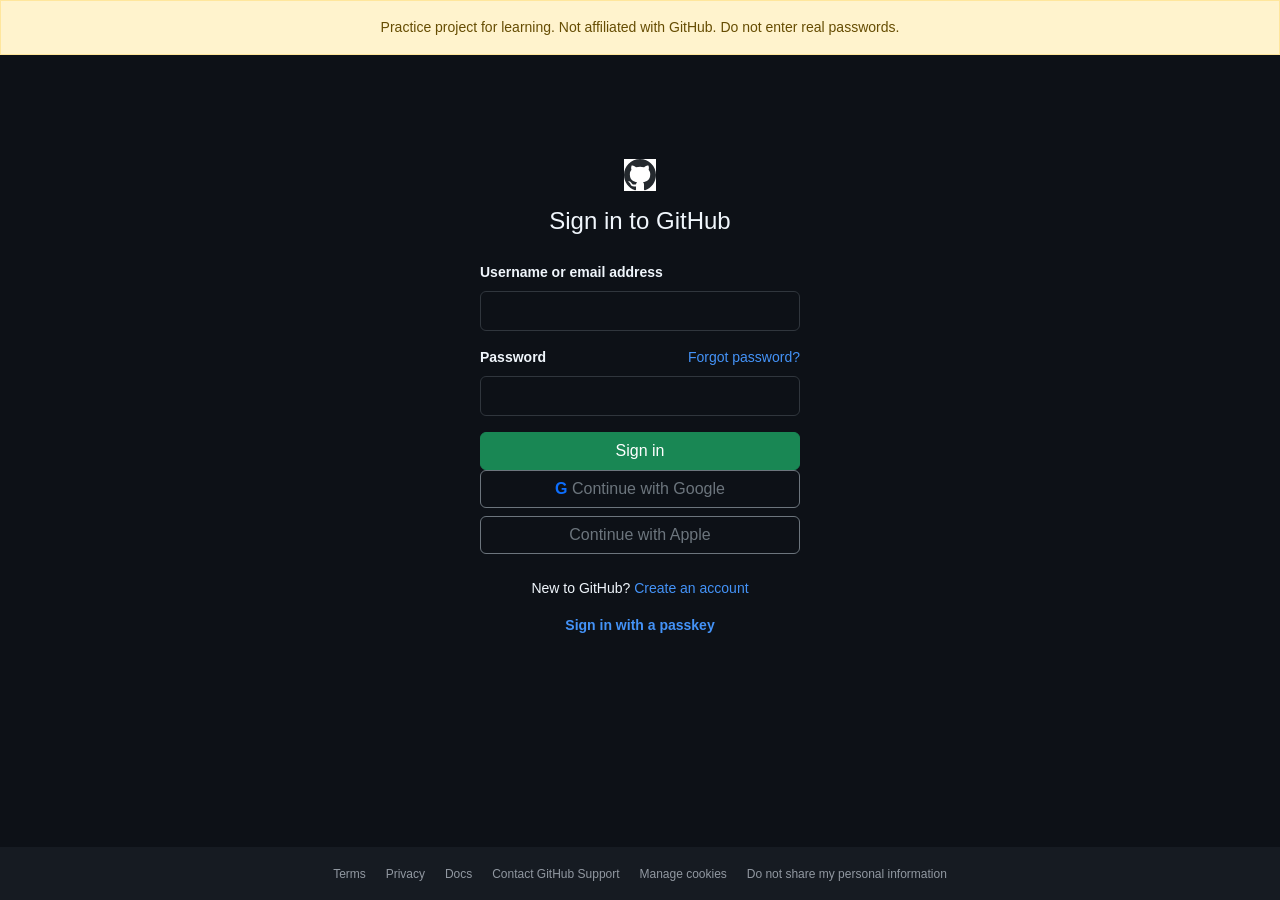
<file: index.html>
<!DOCTYPE html>
<html lang="en">
<head>
  <meta charset="UTF-8">
  <meta name="viewport" content="width=device-width, initial-scale=1">
  <title>Sign in to GitHub</title>
  <link href="https://cdn.jsdelivr.net/npm/bootstrap@5.0.2/dist/css/bootstrap.min.css" rel="stylesheet" integrity="sha384-EVSTQN3/azprG1Anm3QDgpJLIm9Nao0Yz1ztcQTwFspd3yD65VohhpuuCOmLASjC" crossorigin="anonymous">
  <link href="style.css" rel="stylesheet">
  <link rel="icon" href="[data-uri]">
  <div class="alert alert-warning text-center rounded-0 mb-0 small">
       Practice project for learning. Not affiliated with GitHub. Do not enter real passwords.
     </div> 
</head>
<body class="d-flex flex-column min-vh-100">
  <main class="flex-grow-1 d-flex justify-content-center">
    <div class="signin-box">
      <div class="text-center mb-3">
        <svg width="48" height="48" viewBox="0 0 16 16" fill="#fff" aria-label="GitHub">
        </svg>
      </div>
      <div class="text-center mb-3">
<img src="[data-uri]" alt="Logo" width="32" height="32">
</div>
      <h1 class="h4 text-center fw-normal mb-4">Sign in to GitHub</h1>

      <form>
        <div class="mb-3">
          <label for="login" class="form-label fw-semibold small">Username or email address</label>
          <input type="text" class="form-control" id="login">
        </div>

        <div class="mb-3">
          <div class="d-flex justify-content-between">
            <label for="password" class="form-label fw-semibold small">Password</label>
            <a href="#" class="small gh-link text-decoration-none">Forgot password?</a>
          </div>
          <input type="password" class="form-control" id="password">
        </div>
        <button type="submit" class="btn btn-success w-100">Sign in</button>
<button type="button" class="btn btn-outline-secondary w-100 mb-2">
  <b class="text-primary">G</b> Continue with Google
</button>
<button type="button" class="btn btn-outline-secondary w-100">
  Continue with Apple
</button>
      <p class="text-center small mt-4 mb-3">
        New to GitHub?
        <a href="signup.html" class="gh-link text-decoration-none">
          Create an account
        </a>
      </p>

      <p class="text-center small">
        <a href="#" class="gh-link text-decoration-none fw-semibold">
          Sign in with a passkey
        </a>
      </p>
    </div>
  </main>

  <footer class="gh-footer py-3">
    <ul class="list-inline text-center small mb-0">
      <li class="list-inline-item mx-2"><a href="#">Terms</a></li>
      <li class="list-inline-item mx-2"><a href="#">Privacy</a></li>
      <li class="list-inline-item mx-2"><a href="#">Docs</a></li>
      <li class="list-inline-item mx-2"><a href="#">Contact GitHub Support</a></li>
      <li class="list-inline-item mx-2"><a href="#">Manage cookies</a></li>
      <li class="list-inline-item mx-2"><a href="#">Do not share my personal information</a></li>
    </ul>
  </footer>

  <script>
    src="https://cdn.jsdelivr.net/npm/bootstrap@5.0.2/dist/js/bootstrap.bundle.min.js"
    integrity="sha384-MrcW6ZMFYlzcLA8Nl-+NtUVF0sA7MsXsP1UyJoMp4YLEuNSfAP+JcXn/tWtIaxVXM"
    crossorigin="anonymous">
  </script>
</body>
</html>
</file>
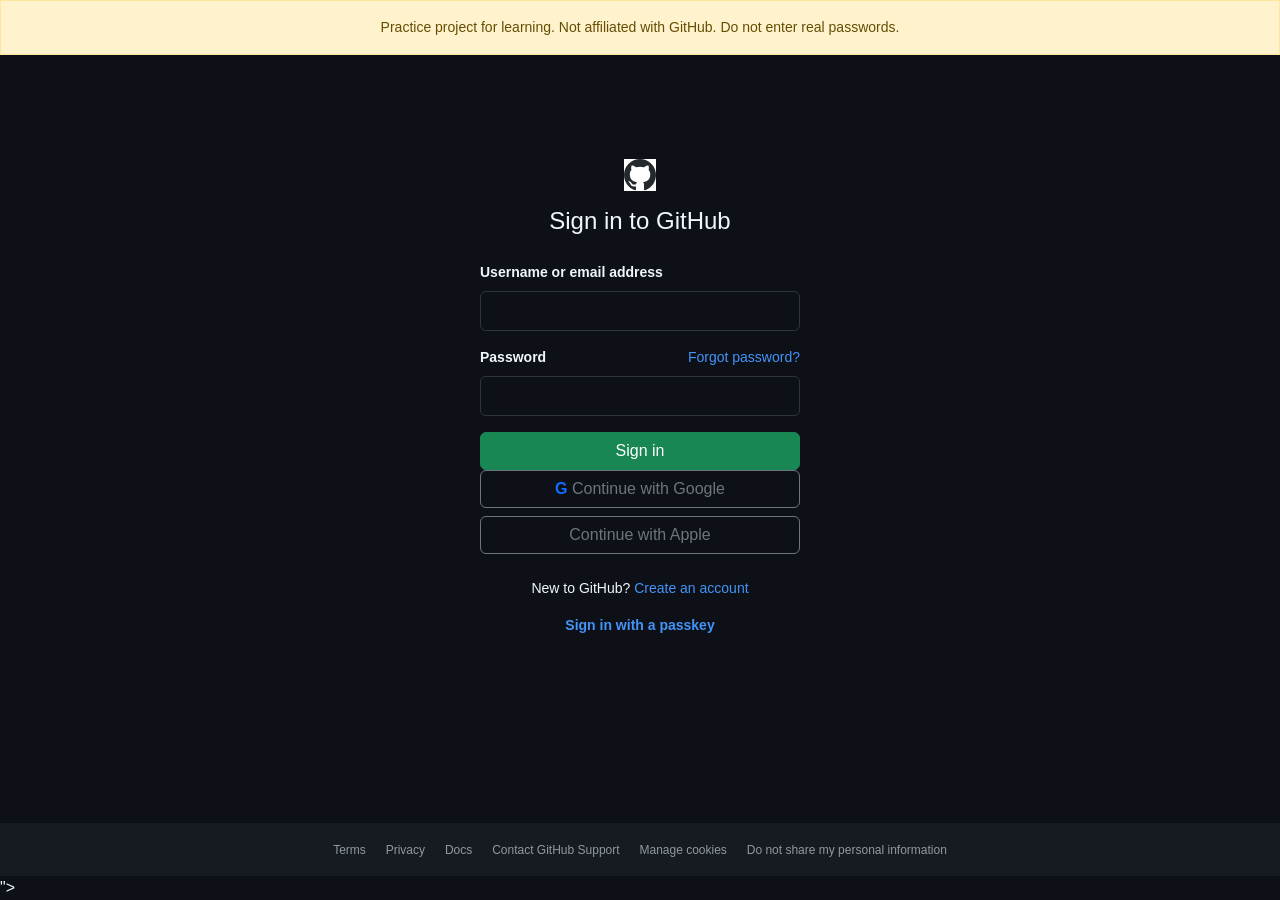
<file: indexsignin.html>
<!DOCTYPE html>
<html lang="en">
<head>
  <meta charset="UTF-8">
  <meta name="viewport" content="width=device-width, initial-scale=1">
  <title>Sign in to GitHub</title>
  <link href="https://cdn.jsdelivr.net/npm/bootstrap@5.0.2/dist/css/bootstrap.min.css" rel="stylesheet" integrity="sha384-EVSTQN3/azprG1Anm3QDgpJLIm9Nao0Yz1ztcQTwFspd3yD65VohhpuuCOmLASjC" crossorigin="anonymous">
  <link href="style.css" rel="stylesheet">
  <link rel="icon" href="[data-uri]">
  <div class="alert alert-warning text-center rounded-0 mb-0 small">
       Practice project for learning. Not affiliated with GitHub. Do not enter real passwords.
     </div> 
</head>
<body class="d-flex flex-column min-vh-100">
  <main class="flex-grow-1 d-flex justify-content-center">
    <div class="signin-box">
      <div class="text-center mb-3">
        <svg width="48" height="48" viewBox="0 0 16 16" fill="#fff" aria-label="GitHub">
        </svg>
      </div>
      <div class="text-center mb-3">
<img src="[data-uri]" alt="Logo" width="32" height="32">
</div>
      <h1 class="h4 text-center fw-normal mb-4">Sign in to GitHub</h1>

      <form>
        <div class="mb-3">
          <label for="login" class="form-label fw-semibold small">Username or email address</label>
          <input type="text" class="form-control" id="login">
        </div>

        <div class="mb-3">
          <div class="d-flex justify-content-between">
            <label for="password" class="form-label fw-semibold small">Password</label>
            <a href="#" class="small gh-link text-decoration-none">Forgot password?</a>
          </div>
          <input type="password" class="form-control" id="password">
        </div>
        <button type="submit" class="btn btn-success w-100">Sign in</button>
<button type="button" class="btn btn-outline-secondary w-100 mb-2">
  <b class="text-primary">G</b> Continue with Google
</button>
<button type="button" class="btn btn-outline-secondary w-100">
  Continue with Apple
</button>

      <p class="text-center small mt-4 mb-3">
        New to GitHub? <a href="#" class="gh-link text-decoration-none">Create an account</a>
      </p>
      <p class="text-center small">
        <a href="#" class="gh-link text-decoration-none fw-semibold">Sign in with a passkey</a>
      </p>
    </div>
  </main>
  <footer class="gh-footer py-3">
    <ul class="list-inline text-center small mb-0">
      <li class="list-inline-item mx-2"><a href="#">Terms</a></li>
      <li class="list-inline-item mx-2"><a href="#">Privacy</a></li>
      <li class="list-inline-item mx-2"><a href="#">Docs</a></li>
      <li class="list-inline-item mx-2"><a href="#">Contact GitHub Support</a></li>
      <li class="list-inline-item mx-2"><a href="#">Manage cookies</a></li>
      <li class="list-inline-item mx-2"><a href="#">Do not share my personal information</a></li>
    </ul>
  </footer>
<script src="https://cdn.jsdelivr.net/npm/bootstrap@5.0.2/dist/js/bootstrap.bundle.min.js" integrity="sha384-MrcW6ZMFYlzcLA8Nl+NtUVF0sA7MsXsP1UyJoMp4YLEuNSfAP+JcXn/tWtIaxVXM" crossorigin="anonymous"></script>">
</body>
</html>
</file>
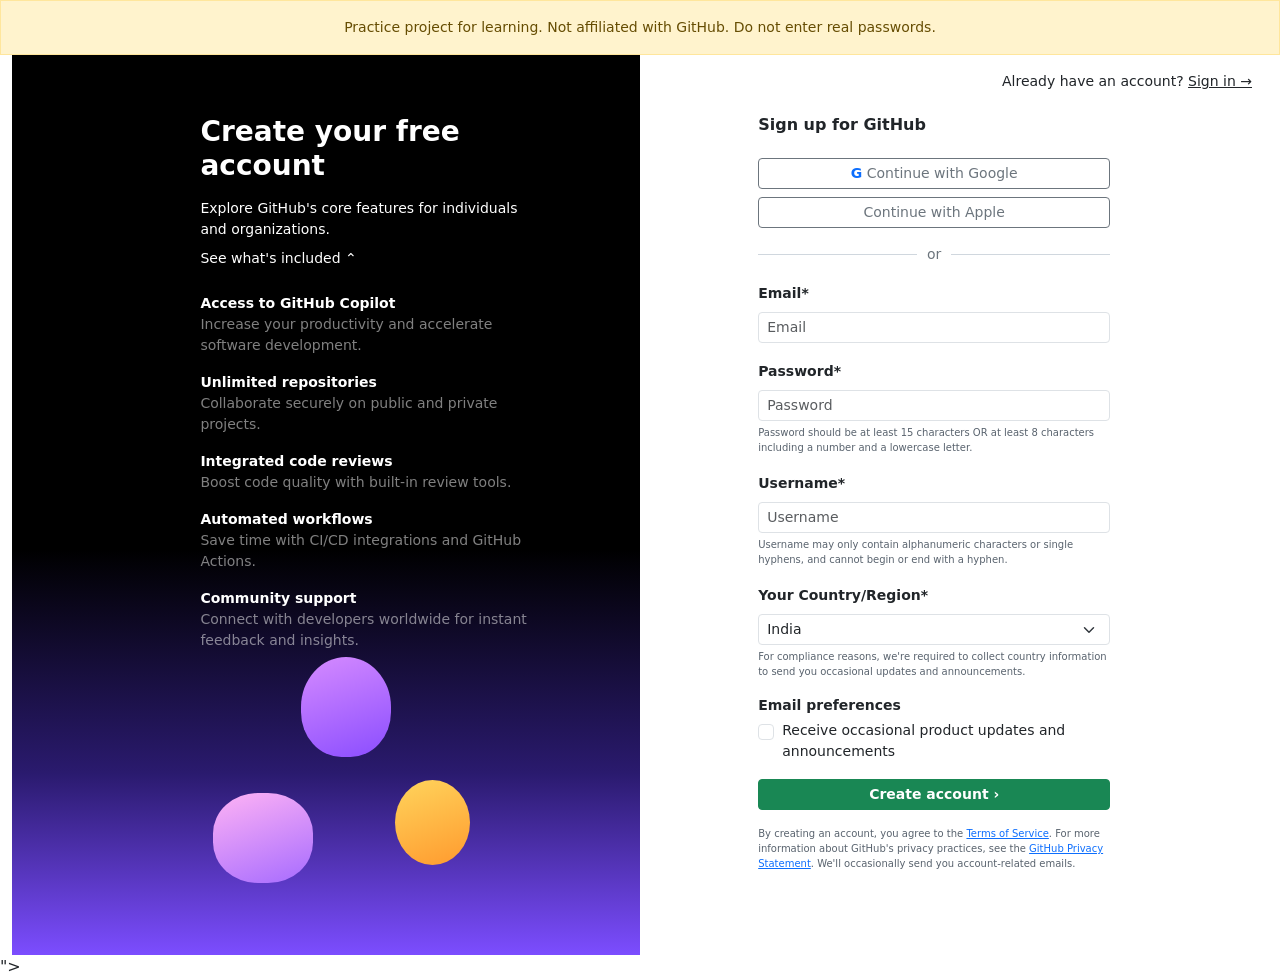
<file: indexsignup.html>
<!DOCTYPE html>
<html lang="en">
<head>
  <meta charset="UTF-8">
  <meta name="viewport" content="width=device-width, initial-scale=1">
  <title>GitHub Sign-up Clone (Practice Project)</title>
  <link href="https://cdn.jsdelivr.net/npm/bootstrap@5.0.2/dist/css/bootstrap.min.css" rel="stylesheet" integrity="sha384-EVSTQN3/azprG1Anm3QDgpJLIm9Nao0Yz1ztcQTwFspd3yD65VohhpuuCOmLASjC" crossorigin="anonymous">
  <link rel="icon"href="[data-uri]">
  <link href="stylesignup.css" rel="stylesheet">
</head>
<body>
  <div class="alert alert-warning text-center rounded-0 mb-0 small">
    Practice project for learning. Not affiliated with GitHub. Do not enter real passwords.
  </div>

  <div class="container-fluid">
    <div class="row g-0 min-vh-100">

      
      <div class="col-md-6 left-panel text-white position-relative">
        <div class="left-content">
          <h1 class="h3 fw-bold mb-3">Create your free account</h1>
          <p class="small mb-2">Explore GitHub's core features for individuals and organizations.</p>
          <p class="small mb-4">See what's included ⌃</p>

          <ul class="list-unstyled small">
            <li class="mb-3">
              <strong class="d-block">Access to GitHub Copilot</strong>
              <span class="text-white-50">Increase your productivity and accelerate software development.</span>
            </li>
            <li class="mb-3">
              <strong class="d-block">Unlimited repositories</strong>
              <span class="text-white-50">Collaborate securely on public and private projects.</span>
            </li>
            <li class="mb-3">
              <strong class="d-block">Integrated code reviews</strong>
              <span class="text-white-50">Boost code quality with built-in review tools.</span>
            </li>
            <li class="mb-3">
              <strong class="d-block">Automated workflows</strong>
              <span class="text-white-50">Save time with CI/CD integrations and GitHub Actions.</span>
            </li>
            <li class="mb-3">
              <strong class="d-block">Community support</strong>
              <span class="text-white-50">Connect with developers worldwide for instant feedback and insights.</span>
            </li>
          </ul>
        </div>

        <div class="glow"></div>
        <div class="mascot cat"></div>
        <div class="mascot robot"></div>
        <div class="mascot duck"></div>
      </div>

      
      <div class="col-md-6 bg-white position-relative">
        <div class="position-absolute top-0 end-0 p-3 small">
          Already have an account? <a href="index.html" class="text-dark">Sign in →</a>
        </div>

        <div class="form-wrap">
          <h2 class="h6 fw-bold mb-4">Sign up for GitHub</h2>

          <button type="button" class="btn btn-outline-secondary w-100 btn-sm mb-2">
            <b class="text-primary">G</b> Continue with Google
          </button>
          <button type="button" class="btn btn-outline-secondary w-100 btn-sm mb-3">
             Continue with Apple
          </button>

          <div class="divider small text-secondary mb-3">or</div>

          <form>
            <div class="mb-3">
              <label for="email" class="form-label small fw-semibold">Email*</label>
              <input type="email" class="form-control form-control-sm" id="email" placeholder="Email">
            </div>

            <div class="mb-3">
              <label for="password" class="form-label small fw-semibold">Password*</label>
              <input type="password" class="form-control form-control-sm" id="password" placeholder="Password">
              <div class="form-text hint">
                Password should be at least 15 characters OR at least 8 characters including a number and a lowercase letter.
              </div>
            </div>

            <div class="mb-3">
              <label for="username" class="form-label small fw-semibold">Username*</label>
              <input type="text" class="form-control form-control-sm" id="username" placeholder="Username">
              <div class="form-text hint">
                Username may only contain alphanumeric characters or single hyphens, and cannot begin or end with a hyphen.
              </div>
            </div>

            <div class="mb-3">
              <label for="country" class="form-label small fw-semibold">Your Country/Region*</label>
              <select class="form-select form-select-sm" id="country">
                <option selected>India</option>
                <option>United States</option>
                <option>United Kingdom</option>
              </select>
              <div class="form-text hint">
                For compliance reasons, we're required to collect country information to send you occasional updates and announcements.
              </div>
            </div>

            <p class="small fw-semibold mb-1">Email preferences</p>
            <div class="form-check mb-3">
              <input class="form-check-input" type="checkbox" id="updates">
              <label class="form-check-label small" for="updates">
                Receive occasional product updates and announcements
              </label>
            </div>

            <button type="submit" class="btn btn-success w-100 btn-sm fw-semibold">Create account ›</button>

            <p class="hint mt-3">
              By creating an account, you agree to the <a href="#">Terms of Service</a>.
              For more information about GitHub's privacy practices, see the
              <a href="#">GitHub Privacy Statement</a>. We'll occasionally send you account-related emails.
            </p>
          </form>
        </div>
      </div>

    </div>
  </div>
  <script src="https://cdn.jsdelivr.net/npm/bootstrap@5.0.2/dist/js/bootstrap.bundle.min.js" integrity="sha384-MrcW6ZMFYlzcLA8Nl+NtUVF0sA7MsXsP1UyJoMp4YLEuNSfAP+JcXn/tWtIaxVXM" crossorigin="anonymous"></script>"></script>
</body>
</html>
</file>
<file: style.css>
/* Dark theme colors in one place */
:root {
  --gh-bg: #0d1117;
  --gh-footer-bg: #161b22;
  --gh-border: #30363d;
  --gh-text: #f0f6fc;
  --gh-muted: #9198a1;
  --gh-link: #4493f8;
  --gh-green: #238636;
  --gh-btn-dark: #21262d;
}

body {
  background-color: var(--gh-bg);
  color: var(--gh-text);
  font-family: -apple-system, "Segoe UI", Helvetica, Arial, sans-serif;
}

.signin-box {
  width: 100%;
  max-width: 352px;
  padding: 40px 16px;
}


.form-control {
  background-color: var(--gh-bg);
  border: 1px solid var(--gh-border);
  color: var(--gh-text);
  height: 40px;
}

.form-control:focus {
  background-color: var(--gh-bg);
  color: var(--gh-text);
  border-color: var(--gh-link);
  box-shadow: 0 0 0 2px rgba(68, 147, 248, 0.4);
}


.gh-link {
  color: var(--gh-link);
}
{
  text-decoration: underline !important;
}

.btn-gh-green {
  background-color: var(--gh-green);
  border: 1px solid rgba(240, 246, 252, 0.1);
  color: #fff;
  height: 40px;
}

.btn-gh-green:hover {
  background-color: #2ea043;
  color: #fff;
}


.btn-gh-dark {
  background-color: var(--gh-btn-dark);
  border: 1px solid var(--gh-border);
  color: var(--gh-text);
  height: 40px;
}

  background-color: #30363d;
  color: var(--gh-text);
}

.google-g {
  color: #425af4;
}


.divider {
  display: flex;
  align-items: center;
  gap: 10px;
}

.divider::before,
.divider::after {
  content: "";
  flex: 1;
  height: 1px;
  background: var(--gh-border);
}


.gh-footer {
  background-color: var(--gh-footer-bg);
}

.gh-footer a {
  color: var(--gh-muted);
  text-decoration: none;
  font-size: 12px;
}

.gh-footer a:hover {
  color: var(--gh-link);
  text-decoration: underline;
}
</file>
<file: stylesignup.css>
/* Only the custom parts. Bootstrap handles the rest. */


.left-panel {
  background: #000;
  overflow: hidden;
  padding: 60px 24px 0 15%;
}

.left-content {
  max-width: 340px;
  position: relative;
  z-index: 2;
}


.glow {
  position: absolute;
  left: 0;
  right: 0;
  bottom: 0;
  height: 45%;
  background: linear-gradient(to top, #7c4dff 0%, #2a1a6e 45%, transparent 100%);
}


.mascot {
  position: absolute;
  z-index: 1;
}

.cat {
  width: 90px;
  height: 100px;
  left: 46%;
  bottom: 22%;
  background: linear-gradient(160deg, #d68bff, #8a4dff);
  border-radius: 50% 50% 45% 45%;
}

.robot {
  width: 100px;
  height: 90px;
  left: 32%;
  bottom: 8%;
  background: linear-gradient(160deg, #ffb3f5, #a66bff);
  border-radius: 45%;
}

.duck {
  width: 75px;
  height: 85px;
  left: 61%;
  bottom: 10%;
  background: linear-gradient(160deg, #ffd45c, #ff9a2e);
  border-radius: 50%;
}


.form-wrap {
  max-width: 400px;
  padding: 60px 24px 40px;
  margin-left: 15%;
}


.divider {
  display: flex;
  align-items: center;
  gap: 10px;
}

.divider::before,
.divider::after {
  content: "";
  flex: 1;
  height: 1px;
  background: #d0d7de;
}

.hint {
  font-size: 10px;
  color: #59636e;
  line-height: 1.5;
}


@media (max-width: 767px) {
  .left-panel {
    padding: 40px 24px;
    min-height: 420px;
  }
  .form-wrap {
    margin-left: 0;
    margin-right: auto;
  }
}
</file>
